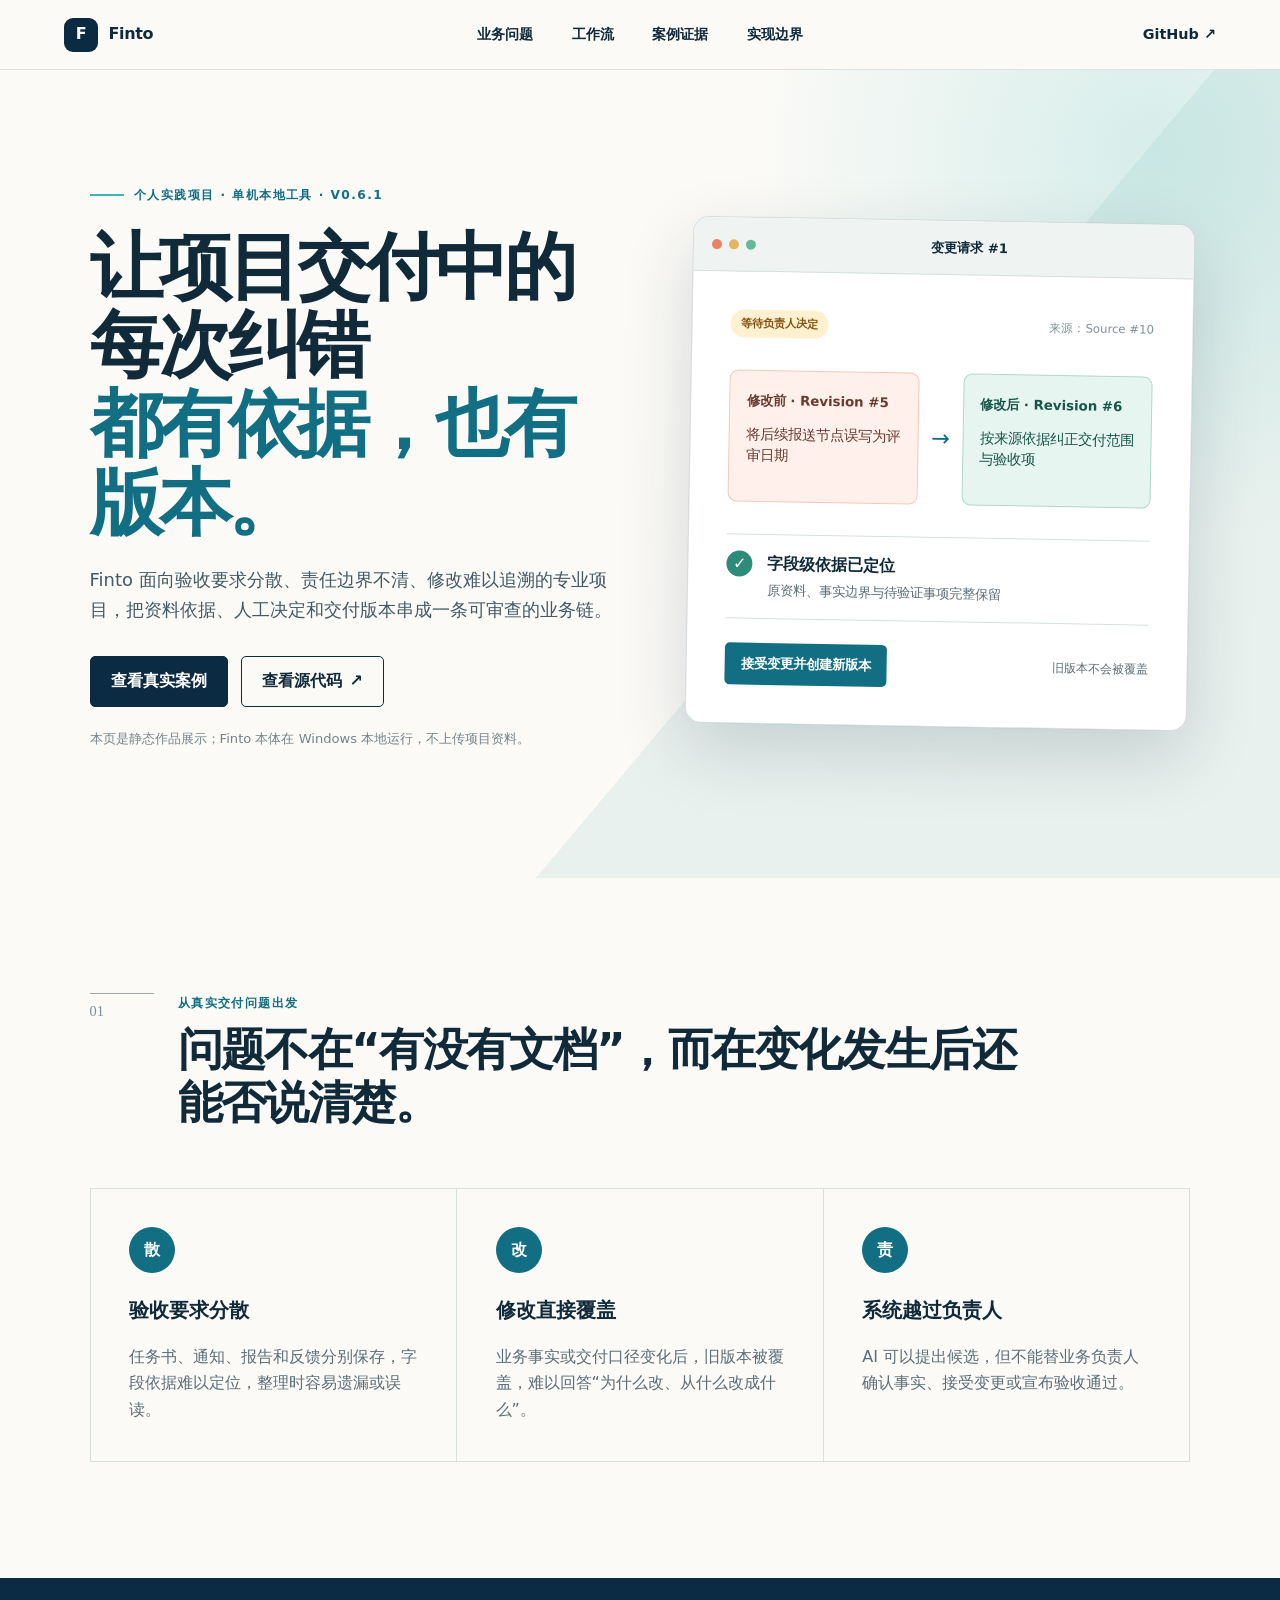
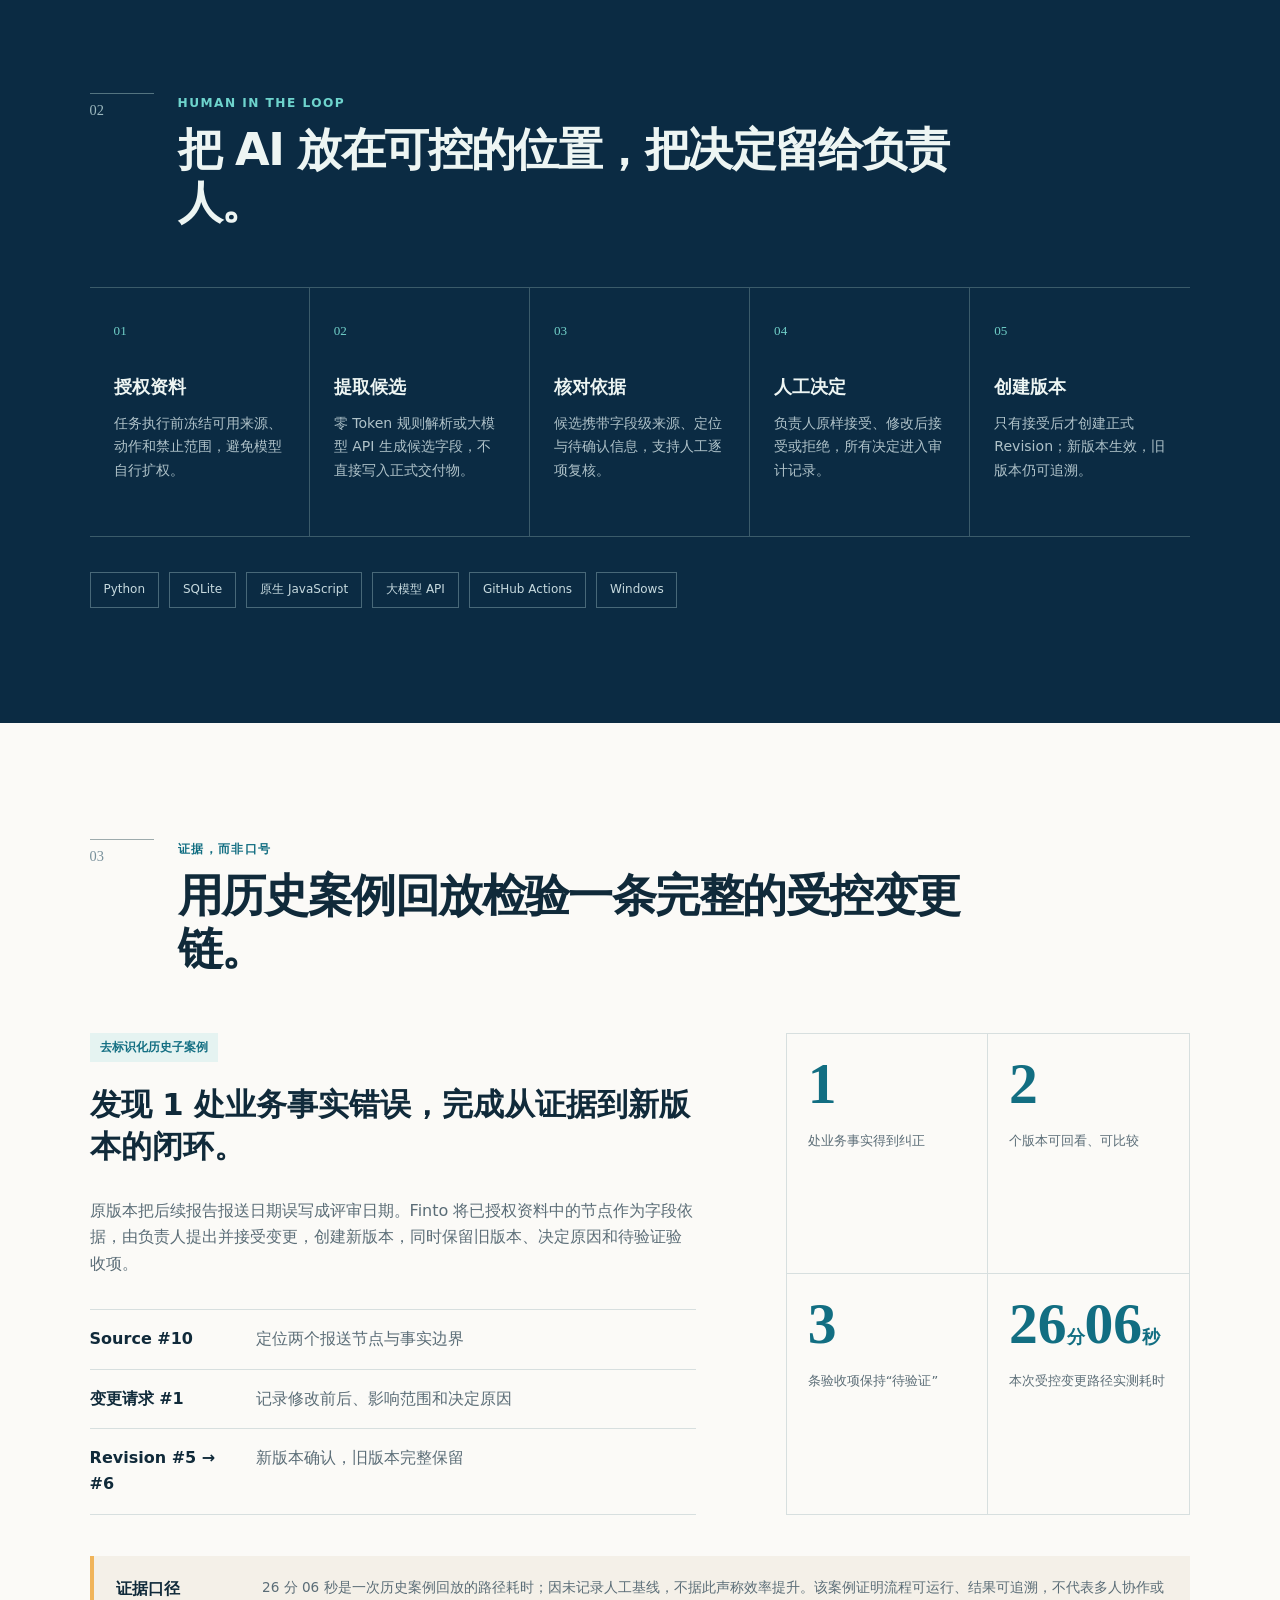
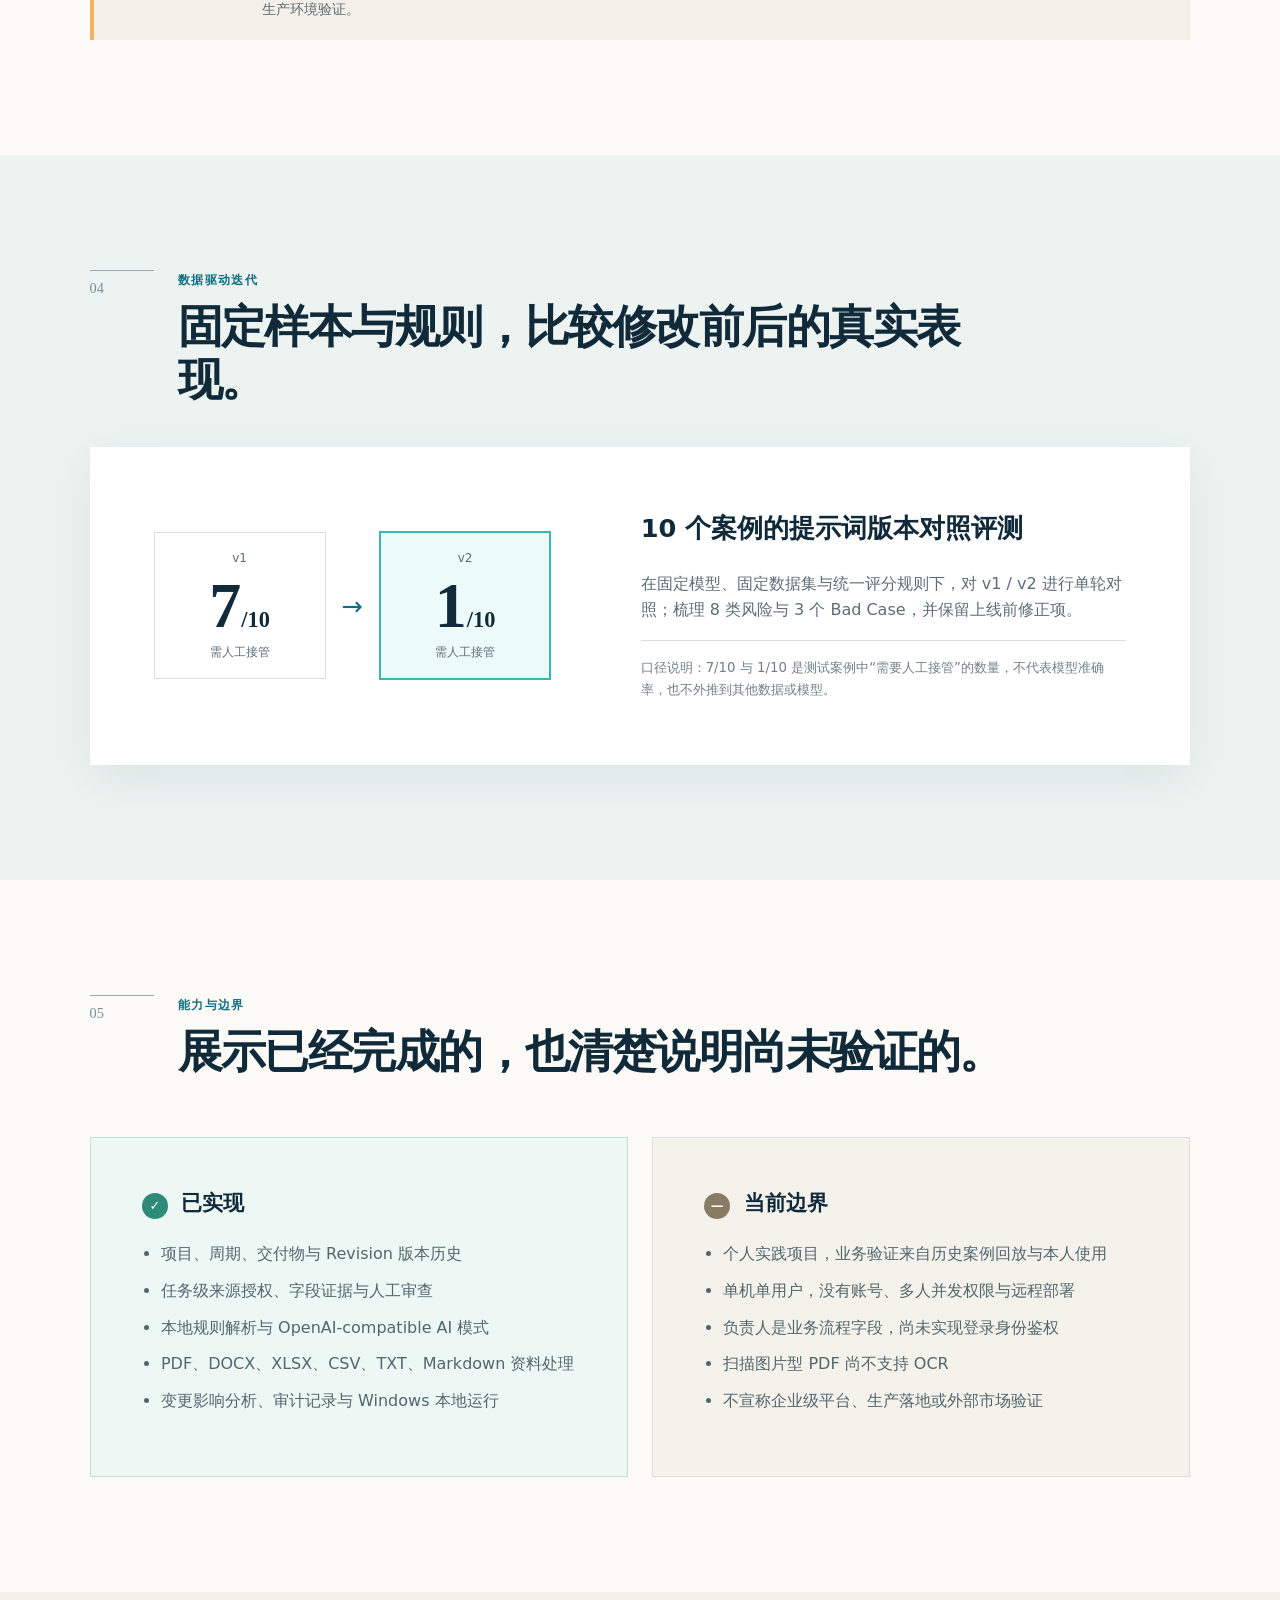
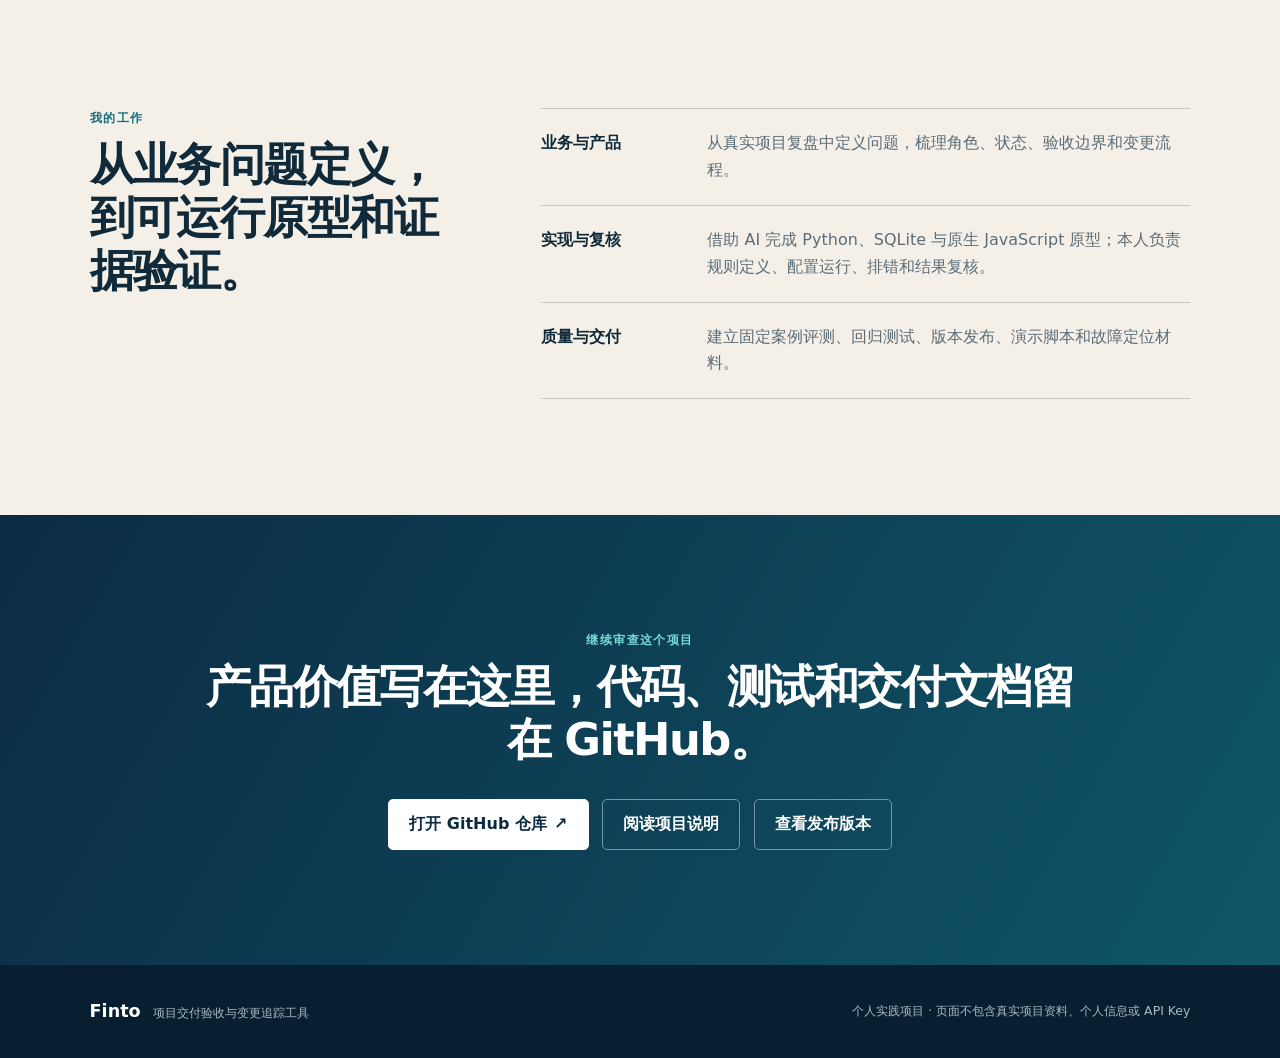
<file: portfolio/index.html>
<!doctype html>
<html lang="zh-CN">
  <head>
    <meta charset="utf-8">
    <meta name="viewport" content="width=device-width, initial-scale=1">
    <meta name="description" content="Finto：面向专业项目交付的验收与变更追踪工具。展示业务问题、产品流程、真实案例证据与实现边界。">
    <meta name="theme-color" content="#0b2b43">
    <meta property="og:title" content="Finto｜项目交付验收与变更追踪工具">
    <meta property="og:description" content="让每次业务纠错都有依据、有决定、有新版本，也保留旧版本。">
    <meta property="og:type" content="website">
    <title>Finto｜项目交付验收与变更追踪工具</title>
    <link rel="stylesheet" href="styles.css">
  </head>
  <body>
    <a class="skip-link" href="#main">跳到主要内容</a>
    <header class="site-header">
      <a class="brand" href="#top" aria-label="返回顶部">
        <span class="brand-mark" aria-hidden="true">F</span>
        <span>Finto</span>
      </a>
      <nav aria-label="页面导航">
        <a href="#problem">业务问题</a>
        <a href="#workflow">工作流</a>
        <a href="#evidence">案例证据</a>
        <a href="#boundary">实现边界</a>
      </nav>
      <a class="header-link" href="https://github.com/shuangyuyang945-hub/Finto" target="_blank" rel="noreferrer">GitHub <span aria-hidden="true">↗</span></a>
    </header>

    <main id="main">
      <section class="hero" id="top">
        <div class="hero-copy">
          <div class="eyebrow"><span></span> 个人实践项目 · 单机本地工具 · v0.6.1</div>
          <h1>让项目交付中的每次纠错<br><em>都有依据，也有版本。</em></h1>
          <p class="hero-lead">Finto 面向验收要求分散、责任边界不清、修改难以追溯的专业项目，把资料依据、人工决定和交付版本串成一条可审查的业务链。</p>
          <div class="hero-actions">
            <a class="button primary" href="#evidence">查看真实案例</a>
            <a class="button secondary" href="https://github.com/shuangyuyang945-hub/Finto" target="_blank" rel="noreferrer">查看源代码 <span aria-hidden="true">↗</span></a>
          </div>
          <p class="scope-note">本页是静态作品展示；Finto 本体在 Windows 本地运行，不上传项目资料。</p>
        </div>

        <div class="product-window" aria-label="Finto 产品流程示意图">
          <div class="window-bar">
            <span></span><span></span><span></span>
            <b>变更请求 #1</b>
          </div>
          <div class="window-body">
            <div class="status-row">
              <span class="pill amber">等待负责人决定</span>
              <span class="tiny">来源：Source #10</span>
            </div>
            <div class="change-grid">
              <div class="change-card before">
                <small>修改前 · Revision #5</small>
                <p>将后续报送节点误写为评审日期</p>
              </div>
              <div class="arrow" aria-hidden="true">→</div>
              <div class="change-card after">
                <small>修改后 · Revision #6</small>
                <p>按来源依据纠正交付范围与验收项</p>
              </div>
            </div>
            <div class="evidence-line">
              <span class="check">✓</span>
              <div><b>字段级依据已定位</b><small>原资料、事实边界与待验证事项完整保留</small></div>
            </div>
            <div class="decision-row"><button type="button">接受变更并创建新版本</button><span>旧版本不会被覆盖</span></div>
          </div>
        </div>
      </section>

      <section class="problem section" id="problem">
        <div class="section-heading">
          <span class="section-no">01</span>
          <div>
            <p class="kicker">从真实交付问题出发</p>
            <h2>问题不在“有没有文档”，而在变化发生后还能否说清楚。</h2>
          </div>
        </div>
        <div class="problem-grid">
          <article>
            <span class="icon">散</span>
            <h3>验收要求分散</h3>
            <p>任务书、通知、报告和反馈分别保存，字段依据难以定位，整理时容易遗漏或误读。</p>
          </article>
          <article>
            <span class="icon">改</span>
            <h3>修改直接覆盖</h3>
            <p>业务事实或交付口径变化后，旧版本被覆盖，难以回答“为什么改、从什么改成什么”。</p>
          </article>
          <article>
            <span class="icon">责</span>
            <h3>系统越过负责人</h3>
            <p>AI 可以提出候选，但不能替业务负责人确认事实、接受变更或宣布验收通过。</p>
          </article>
        </div>
      </section>

      <section class="workflow section dark" id="workflow">
        <div class="section-heading light">
          <span class="section-no">02</span>
          <div>
            <p class="kicker">Human in the loop</p>
            <h2>把 AI 放在可控的位置，把决定留给负责人。</h2>
          </div>
        </div>
        <div class="flow-list">
          <article><span>01</span><h3>授权资料</h3><p>任务执行前冻结可用来源、动作和禁止范围，避免模型自行扩权。</p></article>
          <article><span>02</span><h3>提取候选</h3><p>零 Token 规则解析或大模型 API 生成候选字段，不直接写入正式交付物。</p></article>
          <article><span>03</span><h3>核对依据</h3><p>候选携带字段级来源、定位与待确认信息，支持人工逐项复核。</p></article>
          <article><span>04</span><h3>人工决定</h3><p>负责人原样接受、修改后接受或拒绝，所有决定进入审计记录。</p></article>
          <article><span>05</span><h3>创建版本</h3><p>只有接受后才创建正式 Revision；新版本生效，旧版本仍可追溯。</p></article>
        </div>
        <div class="tech-strip" aria-label="项目技术栈">
          <span>Python</span><span>SQLite</span><span>原生 JavaScript</span><span>大模型 API</span><span>GitHub Actions</span><span>Windows</span>
        </div>
      </section>

      <section class="evidence section" id="evidence">
        <div class="section-heading">
          <span class="section-no">03</span>
          <div>
            <p class="kicker">证据，而非口号</p>
            <h2>用历史案例回放检验一条完整的受控变更链。</h2>
          </div>
        </div>
        <div class="case-layout">
          <div class="case-story">
            <div class="case-label">去标识化历史子案例</div>
            <h3>发现 1 处业务事实错误，完成从证据到新版本的闭环。</h3>
            <p>原版本把后续报告报送日期误写成评审日期。Finto 将已授权资料中的节点作为字段依据，由负责人提出并接受变更，创建新版本，同时保留旧版本、决定原因和待验证验收项。</p>
            <ol>
              <li><b>Source #10</b><span>定位两个报送节点与事实边界</span></li>
              <li><b>变更请求 #1</b><span>记录修改前后、影响范围和决定原因</span></li>
              <li><b>Revision #5 → #6</b><span>新版本确认，旧版本完整保留</span></li>
            </ol>
          </div>
          <div class="metrics">
            <article><strong>1</strong><span>处业务事实得到纠正</span></article>
            <article><strong>2</strong><span>个版本可回看、可比较</span></article>
            <article><strong>3</strong><span>条验收项保持“待验证”</span></article>
            <article><strong>26<small>分</small>06<small>秒</small></strong><span>本次受控变更路径实测耗时</span></article>
          </div>
        </div>
        <div class="evidence-note">
          <b>证据口径</b>
          <p>26 分 06 秒是一次历史案例回放的路径耗时；因未记录人工基线，不据此声称效率提升。该案例证明流程可运行、结果可追溯，不代表多人协作或生产环境验证。</p>
        </div>
      </section>

      <section class="evaluation section">
        <div class="section-heading compact">
          <span class="section-no">04</span>
          <div>
            <p class="kicker">数据驱动迭代</p>
            <h2>固定样本与规则，比较修改前后的真实表现。</h2>
          </div>
        </div>
        <div class="evaluation-card">
          <div class="score-visual">
            <div><span>v1</span><b>7<small>/10</small></b><em>需人工接管</em></div>
            <div class="score-arrow">→</div>
            <div class="best"><span>v2</span><b>1<small>/10</small></b><em>需人工接管</em></div>
          </div>
          <div class="score-copy">
            <h3>10 个案例的提示词版本对照评测</h3>
            <p>在固定模型、固定数据集与统一评分规则下，对 v1 / v2 进行单轮对照；梳理 8 类风险与 3 个 Bad Case，并保留上线前修正项。</p>
            <small>口径说明：7/10 与 1/10 是测试案例中“需要人工接管”的数量，不代表模型准确率，也不外推到其他数据或模型。</small>
          </div>
        </div>
      </section>

      <section class="boundary section" id="boundary">
        <div class="section-heading">
          <span class="section-no">05</span>
          <div>
            <p class="kicker">能力与边界</p>
            <h2>展示已经完成的，也清楚说明尚未验证的。</h2>
          </div>
        </div>
        <div class="boundary-grid">
          <article class="done">
            <h3><span>✓</span> 已实现</h3>
            <ul>
              <li>项目、周期、交付物与 Revision 版本历史</li>
              <li>任务级来源授权、字段证据与人工审查</li>
              <li>本地规则解析与 OpenAI-compatible AI 模式</li>
              <li>PDF、DOCX、XLSX、CSV、TXT、Markdown 资料处理</li>
              <li>变更影响分析、审计记录与 Windows 本地运行</li>
            </ul>
          </article>
          <article class="limit">
            <h3><span>—</span> 当前边界</h3>
            <ul>
              <li>个人实践项目，业务验证来自历史案例回放与本人使用</li>
              <li>单机单用户，没有账号、多人并发权限与远程部署</li>
              <li>负责人是业务流程字段，尚未实现登录身份鉴权</li>
              <li>扫描图片型 PDF 尚不支持 OCR</li>
              <li>不宣称企业级平台、生产落地或外部市场验证</li>
            </ul>
          </article>
        </div>
      </section>

      <section class="role section">
        <div>
          <p class="kicker">我的工作</p>
          <h2>从业务问题定义，到可运行原型和证据验证。</h2>
        </div>
        <div class="role-grid">
          <article><b>业务与产品</b><p>从真实项目复盘中定义问题，梳理角色、状态、验收边界和变更流程。</p></article>
          <article><b>实现与复核</b><p>借助 AI 完成 Python、SQLite 与原生 JavaScript 原型；本人负责规则定义、配置运行、排错和结果复核。</p></article>
          <article><b>质量与交付</b><p>建立固定案例评测、回归测试、版本发布、演示脚本和故障定位材料。</p></article>
        </div>
      </section>

      <section class="cta section">
        <p class="kicker">继续审查这个项目</p>
        <h2>产品价值写在这里，代码、测试和交付文档留在 GitHub。</h2>
        <div class="hero-actions center">
          <a class="button primary light-button" href="https://github.com/shuangyuyang945-hub/Finto" target="_blank" rel="noreferrer">打开 GitHub 仓库 <span aria-hidden="true">↗</span></a>
          <a class="button ghost" href="https://github.com/shuangyuyang945-hub/Finto#readme" target="_blank" rel="noreferrer">阅读项目说明</a>
          <a class="button ghost" href="https://github.com/shuangyuyang945-hub/Finto/releases" target="_blank" rel="noreferrer">查看发布版本</a>
        </div>
      </section>
    </main>

    <footer>
      <div><b>Finto</b><span>项目交付验收与变更追踪工具</span></div>
      <p>个人实践项目 · 页面不包含真实项目资料、个人信息或 API Key</p>
    </footer>
  </body>
</html>
</file>
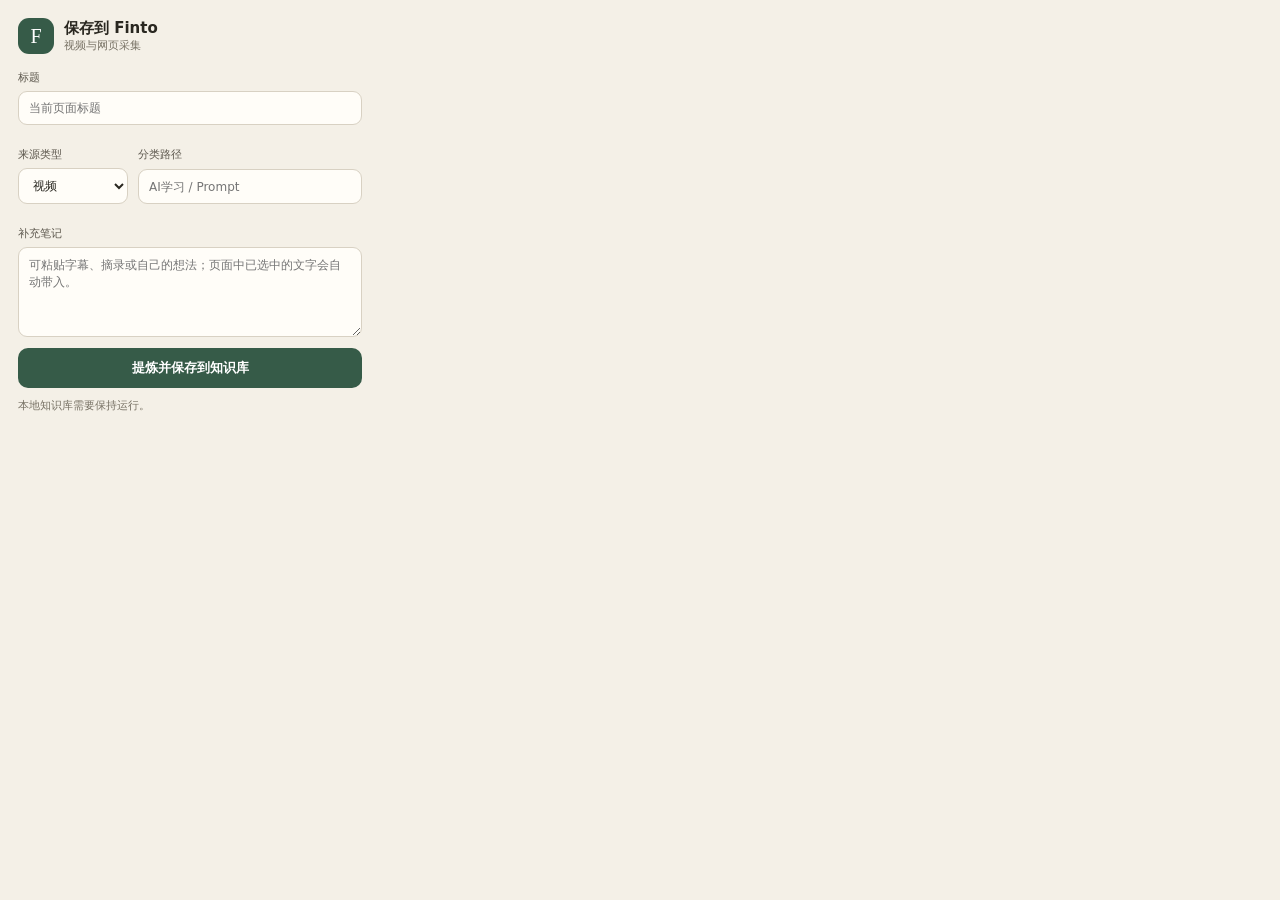
<file: browser-extension/popup.html>
<!doctype html>
<html lang="zh-CN">
<head><meta charset="utf-8"><meta name="viewport" content="width=device-width,initial-scale=1"><link rel="stylesheet" href="popup.css"><title>Finto 采集器</title></head>
<body>
  <main>
    <header><span>F</span><div><strong>保存到 Finto</strong><small>视频与网页采集</small></div></header>
    <label>标题<input id="title" placeholder="当前页面标题"></label>
    <div class="row"><label>来源类型<select id="sourceKind"><option value="视频">视频</option><option value="网页">网页</option></select></label><label>分类路径<input id="categoryPath" placeholder="AI学习 / Prompt"></label></div>
    <label>补充笔记<textarea id="selection" rows="5" placeholder="可粘贴字幕、摘录或自己的想法；页面中已选中的文字会自动带入。"></textarea></label>
    <button id="capture">提炼并保存到知识库</button>
    <p id="status">本地知识库需要保持运行。</p>
  </main>
  <script src="popup.js"></script>
</body>
</html>
</file>
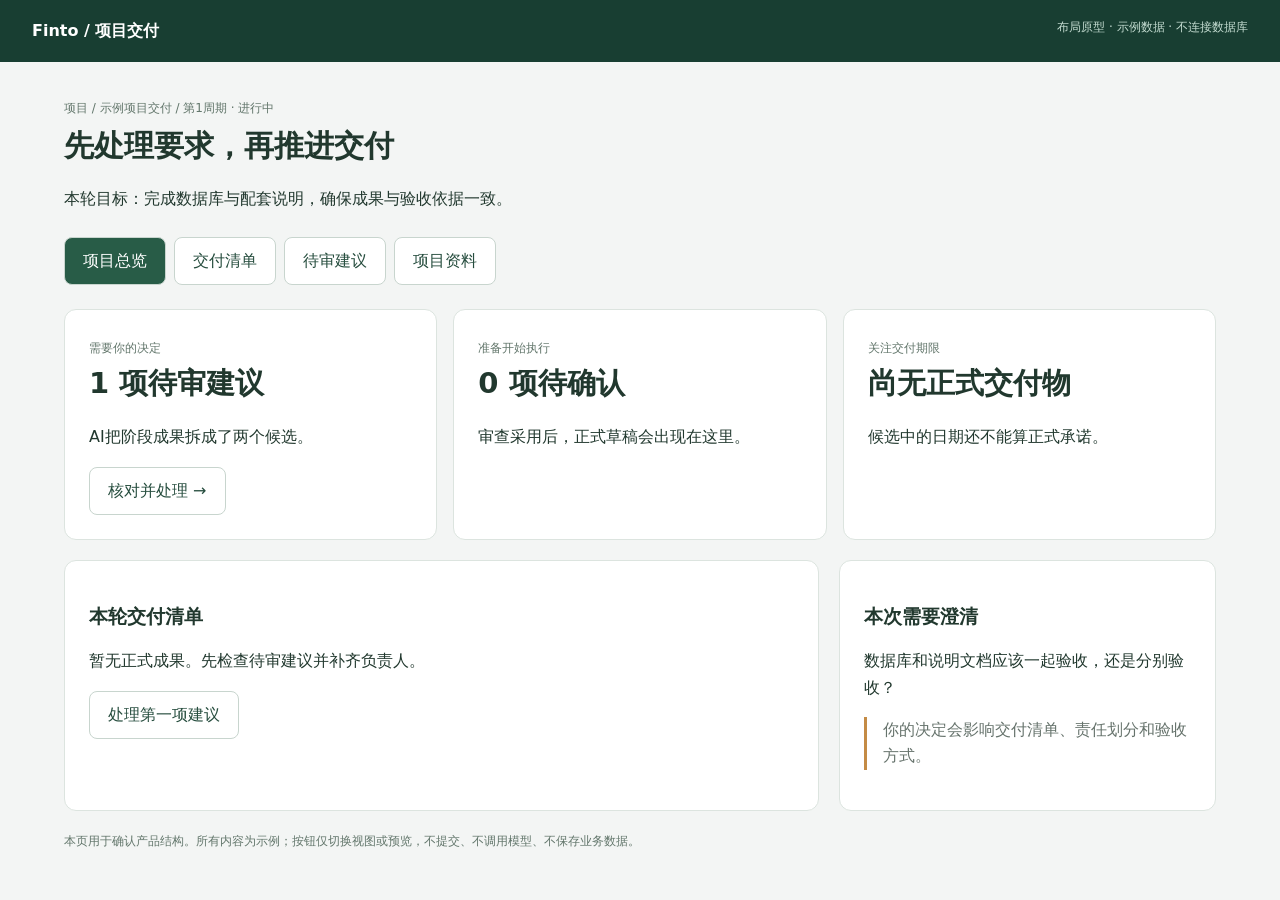
<file: product-docs/Finto项目交付首页原型.html>
<!doctype html>
<html lang="zh-CN"><meta charset="utf-8"><meta name="viewport" content="width=device-width,initial-scale=1"><title>Finto · 项目交付原型</title>
<style>*{box-sizing:border-box}body{margin:0;background:#f3f5f4;color:#21382e;font:16px/1.65 system-ui,'Microsoft YaHei',sans-serif}header{padding:18px 32px;background:#183e32;color:white;display:flex;justify-content:space-between}small{font-size:12px;color:#62766b}header small{color:#c3dbd0}main{max-width:1200px;margin:32px auto;padding:0 24px}h1{margin:0;font-size:30px}h2{font-size:19px}nav{display:flex;gap:8px;margin:24px 0;flex-wrap:wrap}button{cursor:pointer;font:inherit;border:1px solid #c8d5ce;border-radius:8px;background:white;color:#264d3e;padding:10px 18px}button.active,button.primary{background:#285c47;color:white}.grid{display:grid;grid-template-columns:repeat(3,1fr);gap:16px}.card{background:white;padding:24px;border:1px solid #dce4df;border-radius:12px}.card strong{font-size:29px;display:block}.layout{display:grid;grid-template-columns:2fr 1fr;gap:20px;margin-top:20px}table{width:100%;border-collapse:collapse;text-align:left}td,th{padding:12px 6px;border-bottom:1px solid #e5ebe7;font-size:14px}.tag{background:#e8f1eb;border-radius:6px;padding:3px 7px;font-size:12px}.note{border-left:3px solid #c48b45;padding-left:16px;color:#66736c}.view[hidden]{display:none}.evidence{background:#f4f7f4;padding:15px;border-radius:8px}label{display:block;margin:14px 0}input{width:100%;font:inherit;padding:9px;border:1px solid #c8d5ce;border-radius:6px}@media(max-width:800px){.grid,.layout{grid-template-columns:1fr}header{padding:12px 20px}table{display:block;overflow:auto}}</style>
<header><b>Finto / 项目交付</b><small>布局原型 · 示例数据 · 不连接数据库</small></header>
<main><small>项目 / 示例项目交付 / 第1周期 · 进行中</small><h1>先处理要求，再推进交付</h1><p>本轮目标：完成数据库与配套说明，确保成果与验收依据一致。</p>
<nav><button data-page="home" class="active">项目总览</button><button data-page="list">交付清单</button><button data-page="review">待审建议</button><button data-page="sources">项目资料</button></nav>
<section class="view" id="home"><div class="grid"><div class="card"><small>需要你的决定</small><strong>1 项待审建议</strong><p>AI把阶段成果拆成了两个候选。</p><button data-page="review">核对并处理 →</button></div><div class="card"><small>准备开始执行</small><strong>0 项待确认</strong><p>审查采用后，正式草稿会出现在这里。</p></div><div class="card"><small>关注交付期限</small><strong>尚无正式交付物</strong><p>候选中的日期还不能算正式承诺。</p></div></div><div class="layout"><div class="card"><h2>本轮交付清单</h2><p>暂无正式成果。先检查待审建议并补齐负责人。</p><button data-page="review">处理第一项建议</button></div><aside class="card"><h2>本次需要澄清</h2><p>数据库和说明文档应该一起验收，还是分别验收？</p><p class="note">你的决定会影响交付清单、责任划分和验收方式。</p></aside></div></section>
<section class="view card" id="list" hidden><h2>交付清单</h2><p>正式清单目前为空。候选采纳后才会产生草稿。</p><p class="note">目标列：交付成果、当前版本、执行负责人、截止日期、状态。点击成果进入验收标准与版本历史。</p><button data-page="review">前往待审建议</button></section>
<section class="view" id="review" hidden><div class="layout"><article class="card"><small>AI原始输出 · 只读</small><h2>两个候选，一份依据</h2><table><tr><th>候选</th><th>建议期限</th></tr><tr><td>数据库</td><td>2026-09-15</td></tr><tr><td>说明文档</td><td>2026-09-15</td></tr></table><h2>来源证据</h2><div class="evidence">阶段成果：数据库和说明文档。<br>交付时间：2026-09-15。<br>验收要求：数据库结构与说明文档保持一致。</div><p><small>示例来源12 · 交付计划段落 · 本次授权来源</small></p><h2>待澄清事项</h2><p>谁执行、谁验收，需要负责人补齐。</p><details><summary>查看本次任务授权</summary><p>动作：提取交付物；来源：12；禁止：直接写入正式成果。要求：提供字段证据并标出未知项。</p></details></article><article class="card"><small>负责人决定 · 修改后采用</small><h2>合并为一个交付成果</h2><label>成果名称<input id="title" value="数据库和说明文档"></label><label>验收标准<input value="数据库结构与说明文档保持一致"></label><label>执行负责人<input placeholder="由你明确指定"></label><label>验收负责人<input placeholder="由你明确指定"></label><label>修改原因<input value="两项成果共同验收，合并管理"></label><p class="note">预期结果：2个原候选保留，新增1个正式草稿。验收标准字段为目标设计，尚待后端支持。</p><button class="primary" id="preview">预览我的决定</button><p id="result" role="status"></p></article></div></section>
<section class="view card" id="sources" hidden><h2>项目资料</h2><table><tr><th>资料</th><th>关联项目</th><th>AI可用性</th></tr><tr><td>交付计划（示例）</td><td>示例项目交付</td><td><span class="tag">允许使用</span></td></tr></table><p>允许AI使用资料后，仍须为每次任务单独授权。项目资料关联功能为待实现设计。</p></section>
<p><small>本页用于确认产品结构。所有内容为示例；按钮仅切换视图或预览，不提交、不调用模型、不保存业务数据。</small></p></main>
<script>function show(page){document.querySelectorAll('.view').forEach(v=>v.hidden=v.id!==page);document.querySelectorAll('nav button').forEach(b=>b.classList.toggle('active',b.dataset.page===page))}document.querySelectorAll('[data-page]').forEach(b=>b.onclick=()=>show(b.dataset.page));document.getElementById('preview').onclick=()=>{document.getElementById('result').textContent='预览：采用修改后的「'+document.getElementById('title').value+'」，创建1个草稿；原始两个候选与修改原因保留。本次没有写入数据库。'};</script></html>
</file>
<file: portfolio/styles.css>
:root {
  --ink: #102a3a;
  --muted: #5b6d77;
  --blue: #126e82;
  --blue-deep: #0b2b43;
  --cyan: #38b8b2;
  --cream: #f4f0e8;
  --paper: #fbfaf7;
  --line: #d7dfdf;
  --amber: #f0b45a;
  --green: #2e8b78;
  --shadow: 0 26px 70px rgba(9, 39, 56, .16);
}

* { box-sizing: border-box; }
html { scroll-behavior: smooth; }
body {
  margin: 0;
  color: var(--ink);
  background: var(--paper);
  font-family: "Segoe UI", "Microsoft YaHei", "PingFang SC", system-ui, sans-serif;
  line-height: 1.65;
}
a { color: inherit; }
.skip-link { position: fixed; left: 1rem; top: -5rem; z-index: 100; padding: .6rem 1rem; background: white; }
.skip-link:focus { top: 1rem; }

.site-header {
  position: sticky;
  top: 0;
  z-index: 20;
  display: grid;
  grid-template-columns: 1fr auto 1fr;
  align-items: center;
  min-height: 70px;
  padding: 0 clamp(20px, 5vw, 76px);
  border-bottom: 1px solid rgba(16, 42, 58, .12);
  background: rgba(251, 250, 247, .93);
  backdrop-filter: blur(14px);
}
.brand { display: inline-flex; align-items: center; gap: .65rem; width: max-content; font-weight: 800; text-decoration: none; letter-spacing: -.02em; }
.brand-mark { display: grid; place-items: center; width: 34px; height: 34px; color: white; background: var(--blue-deep); border-radius: 9px; }
nav { display: flex; gap: clamp(20px, 3vw, 42px); }
nav a, .header-link { font-size: .9rem; font-weight: 650; text-decoration: none; }
nav a:hover, .header-link:hover { color: var(--blue); }
.header-link { justify-self: end; }

.hero {
  min-height: 710px;
  display: grid;
  grid-template-columns: minmax(0, 1.02fr) minmax(480px, .98fr);
  align-items: center;
  gap: clamp(40px, 6vw, 96px);
  padding: clamp(72px, 9vw, 130px) clamp(24px, 7vw, 112px);
  overflow: hidden;
  background:
    radial-gradient(circle at 90% 10%, rgba(56,184,178,.19), transparent 29%),
    linear-gradient(130deg, #fbfaf7 0 62%, #e9f1ee 62% 100%);
}
.eyebrow, .kicker { text-transform: uppercase; letter-spacing: .12em; font-size: .76rem; font-weight: 800; color: var(--blue); }
.eyebrow { display: flex; align-items: center; gap: .65rem; }
.eyebrow span { display: block; width: 34px; height: 2px; background: var(--cyan); }
h1, h2, h3, p { margin-top: 0; }
h1 { margin: 1.4rem 0 1.4rem; font-size: clamp(3rem, 5.7vw, 5.5rem); line-height: 1.08; letter-spacing: -.055em; }
h1 em { color: var(--blue); font-style: normal; }
.hero-lead { max-width: 720px; color: #425966; font-size: clamp(1.05rem, 1.4vw, 1.25rem); }
.hero-actions { display: flex; flex-wrap: wrap; gap: .85rem; margin-top: 2rem; }
.button { display: inline-flex; align-items: center; justify-content: center; gap: .45rem; min-height: 48px; padding: .7rem 1.25rem; border: 1px solid var(--blue-deep); border-radius: 5px; font-weight: 750; text-decoration: none; transition: transform .18s, box-shadow .18s, background .18s; }
.button:hover { transform: translateY(-2px); box-shadow: 0 10px 24px rgba(10,42,59,.14); }
.primary { color: white; background: var(--blue-deep); }
.secondary { background: transparent; }
.scope-note { margin-top: 1.3rem; color: #74828a; font-size: .82rem; }

.product-window { transform: rotate(1deg); border: 1px solid rgba(11,43,67,.16); border-radius: 16px; background: white; box-shadow: var(--shadow); overflow: hidden; }
.window-bar { display: flex; align-items: center; gap: .45rem; height: 54px; padding: 0 1.1rem; background: #eff3f2; border-bottom: 1px solid var(--line); }
.window-bar span { width: 10px; height: 10px; border-radius: 50%; background: #afbdc1; }
.window-bar span:first-child { background: #e98267; }
.window-bar span:nth-child(2) { background: #e6b65e; }
.window-bar span:nth-child(3) { background: #69b797; }
.window-bar b { margin-left: auto; margin-right: auto; font-size: .82rem; }
.window-body { padding: clamp(24px, 3vw, 40px); }
.status-row, .decision-row { display: flex; align-items: center; justify-content: space-between; gap: 1rem; }
.pill { padding: .28rem .65rem; border-radius: 100px; font-size: .7rem; font-weight: 800; }
.amber { color: #84520e; background: #fff0d0; }
.tiny { color: #819097; font-size: .73rem; }
.change-grid { display: grid; grid-template-columns: 1fr auto 1fr; gap: .8rem; align-items: center; margin: 2rem 0; }
.change-card { min-height: 132px; padding: 1rem; border-radius: 9px; }
.change-card small { font-weight: 800; }
.change-card p { margin: .65rem 0 0; font-size: .9rem; line-height: 1.5; }
.before { color: #683b31; background: #fff0eb; border: 1px solid #f4c8ba; }
.after { color: #175548; background: #e7f5f0; border: 1px solid #afd8ca; }
.arrow { color: var(--blue); font-size: 1.4rem; }
.evidence-line { display: flex; gap: .9rem; padding: 1rem 0; border-top: 1px solid var(--line); border-bottom: 1px solid var(--line); }
.check { display: grid; place-items: center; flex: 0 0 26px; height: 26px; color: white; border-radius: 50%; background: var(--green); font-weight: 900; }
.evidence-line b, .evidence-line small { display: block; }
.evidence-line small { margin-top: .15rem; color: var(--muted); }
.decision-row { margin-top: 1.5rem; }
.decision-row button { padding: .75rem 1rem; color: white; border: 0; border-radius: 5px; background: var(--blue); font-weight: 750; }
.decision-row span { color: var(--muted); font-size: .75rem; }

.section { padding: clamp(72px, 9vw, 128px) clamp(24px, 7vw, 112px); }
.section-heading { display: grid; grid-template-columns: 64px minmax(0, 850px); gap: 1.5rem; align-items: start; margin-bottom: 3.6rem; }
.section-no { padding-top: .35rem; color: #78909b; font-family: Georgia, serif; font-size: .9rem; border-top: 1px solid #9dabad; }
.kicker { margin-bottom: .7rem; }
h2 { margin-bottom: 0; font-size: clamp(2rem, 3.5vw, 3.35rem); line-height: 1.18; letter-spacing: -.035em; }
h3 { line-height: 1.35; }
.problem-grid { display: grid; grid-template-columns: repeat(3, 1fr); gap: 1px; background: var(--line); border: 1px solid var(--line); }
.problem-grid article { padding: clamp(24px, 3vw, 40px); background: var(--paper); }
.icon { display: grid; place-items: center; width: 46px; height: 46px; margin-bottom: 1.5rem; color: white; background: var(--blue); border-radius: 50%; font-weight: 850; }
.problem-grid h3 { font-size: 1.25rem; }
.problem-grid p { margin-bottom: 0; color: var(--muted); }

.dark { color: #edf5f3; background: var(--blue-deep); }
.light .section-no { color: #9db9bf; border-color: #547480; }
.light .kicker { color: #6ed4cd; }
.flow-list { display: grid; grid-template-columns: repeat(5, 1fr); border-top: 1px solid #3b5b6a; border-bottom: 1px solid #3b5b6a; }
.flow-list article { position: relative; padding: 2rem 1.5rem 2.5rem; border-right: 1px solid #3b5b6a; }
.flow-list article:last-child { border: 0; }
.flow-list article > span { display: block; color: #70cfc8; font-family: Georgia, serif; font-size: .82rem; }
.flow-list h3 { margin: 2.1rem 0 .8rem; font-size: 1.1rem; }
.flow-list p { color: #afc2c9; font-size: .88rem; }
.tech-strip { display: flex; flex-wrap: wrap; gap: .65rem; margin-top: 2.2rem; }
.tech-strip span { padding: .45rem .8rem; border: 1px solid #486878; color: #c7dadf; font-size: .75rem; }

.case-layout { display: grid; grid-template-columns: 1.2fr .8fr; gap: clamp(40px, 7vw, 100px); }
.case-label { display: inline-block; margin-bottom: 1.4rem; padding: .3rem .65rem; color: var(--blue); background: #e5f3f1; font-size: .72rem; font-weight: 800; }
.case-story h3 { max-width: 760px; font-size: clamp(1.55rem, 2.4vw, 2.25rem); }
.case-story > p { max-width: 760px; color: var(--muted); }
.case-story ol { margin: 2rem 0 0; padding: 0; list-style: none; border-top: 1px solid var(--line); }
.case-story li { display: grid; grid-template-columns: 150px 1fr; gap: 1rem; padding: 1rem 0; border-bottom: 1px solid var(--line); }
.case-story li span { color: var(--muted); }
.metrics { display: grid; grid-template-columns: 1fr 1fr; border: 1px solid var(--line); }
.metrics article { min-height: 180px; padding: 1.3rem; border-right: 1px solid var(--line); border-bottom: 1px solid var(--line); }
.metrics article:nth-child(even) { border-right: 0; }
.metrics article:nth-child(n+3) { border-bottom: 0; }
.metrics strong { display: block; color: var(--blue); font-family: Georgia, serif; font-size: clamp(2.8rem, 4.5vw, 4.4rem); line-height: 1; }
.metrics strong small { font-family: inherit; font-size: .32em; }
.metrics span { display: block; margin-top: 1.1rem; color: var(--muted); font-size: .82rem; }
.evidence-note { display: grid; grid-template-columns: 130px 1fr; gap: 1rem; margin-top: 2.6rem; padding: 1.2rem 1.4rem; background: var(--cream); border-left: 4px solid var(--amber); }
.evidence-note p { margin: 0; color: var(--muted); font-size: .85rem; }

.evaluation { background: #edf3f1; }
.compact { margin-bottom: 2.5rem; }
.evaluation-card { display: grid; grid-template-columns: .9fr 1.1fr; align-items: center; gap: clamp(32px, 7vw, 96px); padding: clamp(28px, 5vw, 70px); background: white; box-shadow: 0 12px 45px rgba(15,48,62,.08); }
.score-visual { display: grid; grid-template-columns: 1fr auto 1fr; align-items: center; gap: 1rem; }
.score-visual > div:not(.score-arrow) { padding: 1rem; border: 1px solid var(--line); text-align: center; }
.score-visual .best { border: 2px solid var(--cyan) !important; background: #edfafa; }
.score-visual span, .score-visual em { display: block; color: var(--muted); font-size: .75rem; font-style: normal; }
.score-visual b { display: block; margin: .3rem 0; font-family: Georgia, serif; font-size: clamp(2.7rem, 5vw, 4.7rem); line-height: 1; }
.score-visual b small { font-size: .35em; }
.score-arrow { color: var(--blue); font-size: 1.6rem; }
.score-copy h3 { font-size: 1.6rem; }
.score-copy p { color: var(--muted); }
.score-copy small { display: block; padding-top: 1rem; border-top: 1px solid var(--line); color: #718087; }

.boundary-grid { display: grid; grid-template-columns: 1fr 1fr; gap: 1.5rem; }
.boundary-grid article { padding: clamp(28px, 4vw, 52px); border: 1px solid var(--line); }
.boundary-grid .done { background: #edf8f4; border-color: #c5e0d7; }
.boundary-grid .limit { background: #f5f2eb; }
.boundary-grid h3 { font-size: 1.3rem; }
.boundary-grid h3 span { display: inline-grid; place-items: center; width: 26px; height: 26px; margin-right: .4rem; color: white; background: var(--green); border-radius: 50%; font-size: .8rem; }
.boundary-grid .limit h3 span { background: #897a64; }
.boundary-grid ul { margin: 1.4rem 0 0; padding-left: 1.2rem; }
.boundary-grid li { margin: .65rem 0; color: #52666f; }

.role { display: grid; grid-template-columns: .7fr 1.3fr; gap: clamp(42px, 8vw, 120px); background: var(--cream); }
.role-grid { border-top: 1px solid #c9c7bf; }
.role-grid article { display: grid; grid-template-columns: 150px 1fr; gap: 1rem; padding: 1.35rem 0; border-bottom: 1px solid #c9c7bf; }
.role-grid p { margin: 0; color: var(--muted); }

.cta { text-align: center; color: white; background: linear-gradient(120deg, #0b2b43, #105669); }
.cta .kicker { color: #77d8d1; }
.cta h2 { max-width: 880px; margin-left: auto; margin-right: auto; }
.center { justify-content: center; }
.light-button { color: var(--blue-deep); border-color: white; background: white; }
.ghost { color: white; border-color: #77949f; }
footer { display: flex; align-items: center; justify-content: space-between; gap: 2rem; padding: 2rem clamp(24px, 7vw, 112px); color: #a9bac1; background: #071f30; font-size: .78rem; }
footer div { display: flex; gap: .8rem; align-items: baseline; }
footer b { color: white; font-size: 1.1rem; }
footer p { margin: 0; }

@media (max-width: 980px) {
  .site-header { grid-template-columns: 1fr auto; }
  nav { display: none; }
  .hero { grid-template-columns: 1fr; }
  .product-window { max-width: 720px; transform: none; }
  .problem-grid, .flow-list { grid-template-columns: 1fr; }
  .problem-grid { gap: 1px; }
  .flow-list article { border-right: 0; border-bottom: 1px solid #3b5b6a; }
  .flow-list article:last-child { border-bottom: 0; }
  .flow-list h3 { margin-top: .7rem; }
  .case-layout, .evaluation-card, .role { grid-template-columns: 1fr; }
}

@media (max-width: 640px) {
  .site-header { min-height: 60px; }
  .header-link { font-size: .78rem; }
  .hero { min-height: auto; padding-top: 72px; }
  h1 { font-size: 2.75rem; }
  .change-grid { grid-template-columns: 1fr; }
  .arrow { transform: rotate(90deg); justify-self: center; }
  .decision-row { align-items: flex-start; flex-direction: column; }
  .section-heading { grid-template-columns: 40px 1fr; gap: 1rem; }
  .metrics, .boundary-grid { grid-template-columns: 1fr; }
  .metrics article { min-height: 135px; border-right: 0; border-bottom: 1px solid var(--line) !important; }
  .metrics article:last-child { border-bottom: 0 !important; }
  .evidence-note, .case-story li, .role-grid article { grid-template-columns: 1fr; }
  .score-visual { grid-template-columns: 1fr; }
  .score-arrow { transform: rotate(90deg); justify-self: center; }
  footer { align-items: flex-start; flex-direction: column; }
}

@media (prefers-reduced-motion: reduce) {
  html { scroll-behavior: auto; }
  .button { transition: none; }
}
</file>
<file: browser-extension/popup.css>
:root{font-family:"Microsoft YaHei",system-ui,sans-serif;color:#292720;background:#f4f0e7}*{box-sizing:border-box}body{margin:0;width:380px}main{padding:18px}header{display:flex;align-items:center;gap:10px;margin-bottom:16px}header>span{display:grid;place-items:center;width:36px;height:36px;border-radius:11px;background:#365b48;color:white;font-family:serif;font-size:20px}header div{display:grid}header strong{font-size:15px}header small,#status{color:#777164;font-size:11px}label{display:grid;gap:6px;margin:11px 0;color:#5d584e;font-size:11px}.row{display:grid;grid-template-columns:110px 1fr;gap:10px}input,select,textarea{width:100%;border:1px solid #d8d1c3;border-radius:9px;background:#fffdf8;padding:9px 10px;color:#292720;font:inherit;font-size:12px;resize:vertical}button{width:100%;border:0;border-radius:10px;background:#365b48;color:white;padding:11px;font-weight:700;cursor:pointer}button:disabled{opacity:.55}#status{margin:10px 0 0;line-height:1.5}#status.success{color:#365b48}#status.error{color:#a0473f}
</file>
